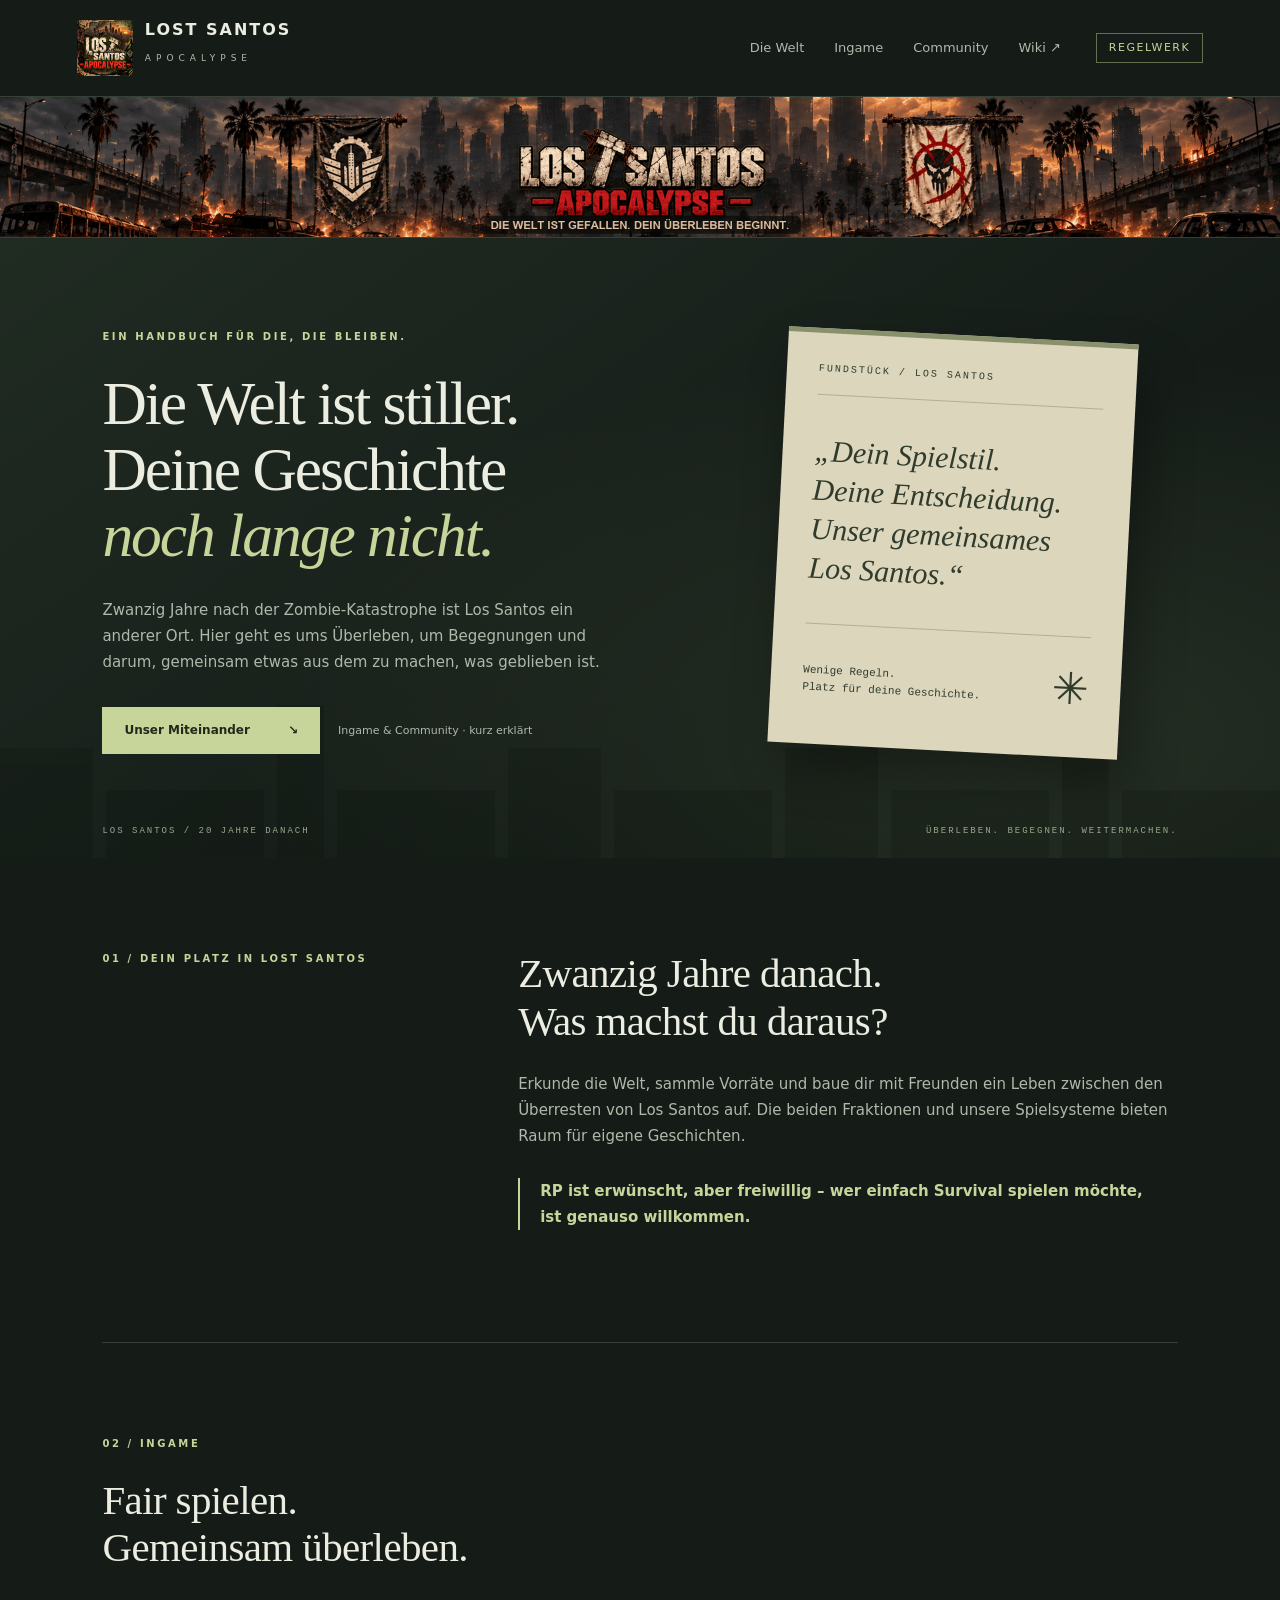
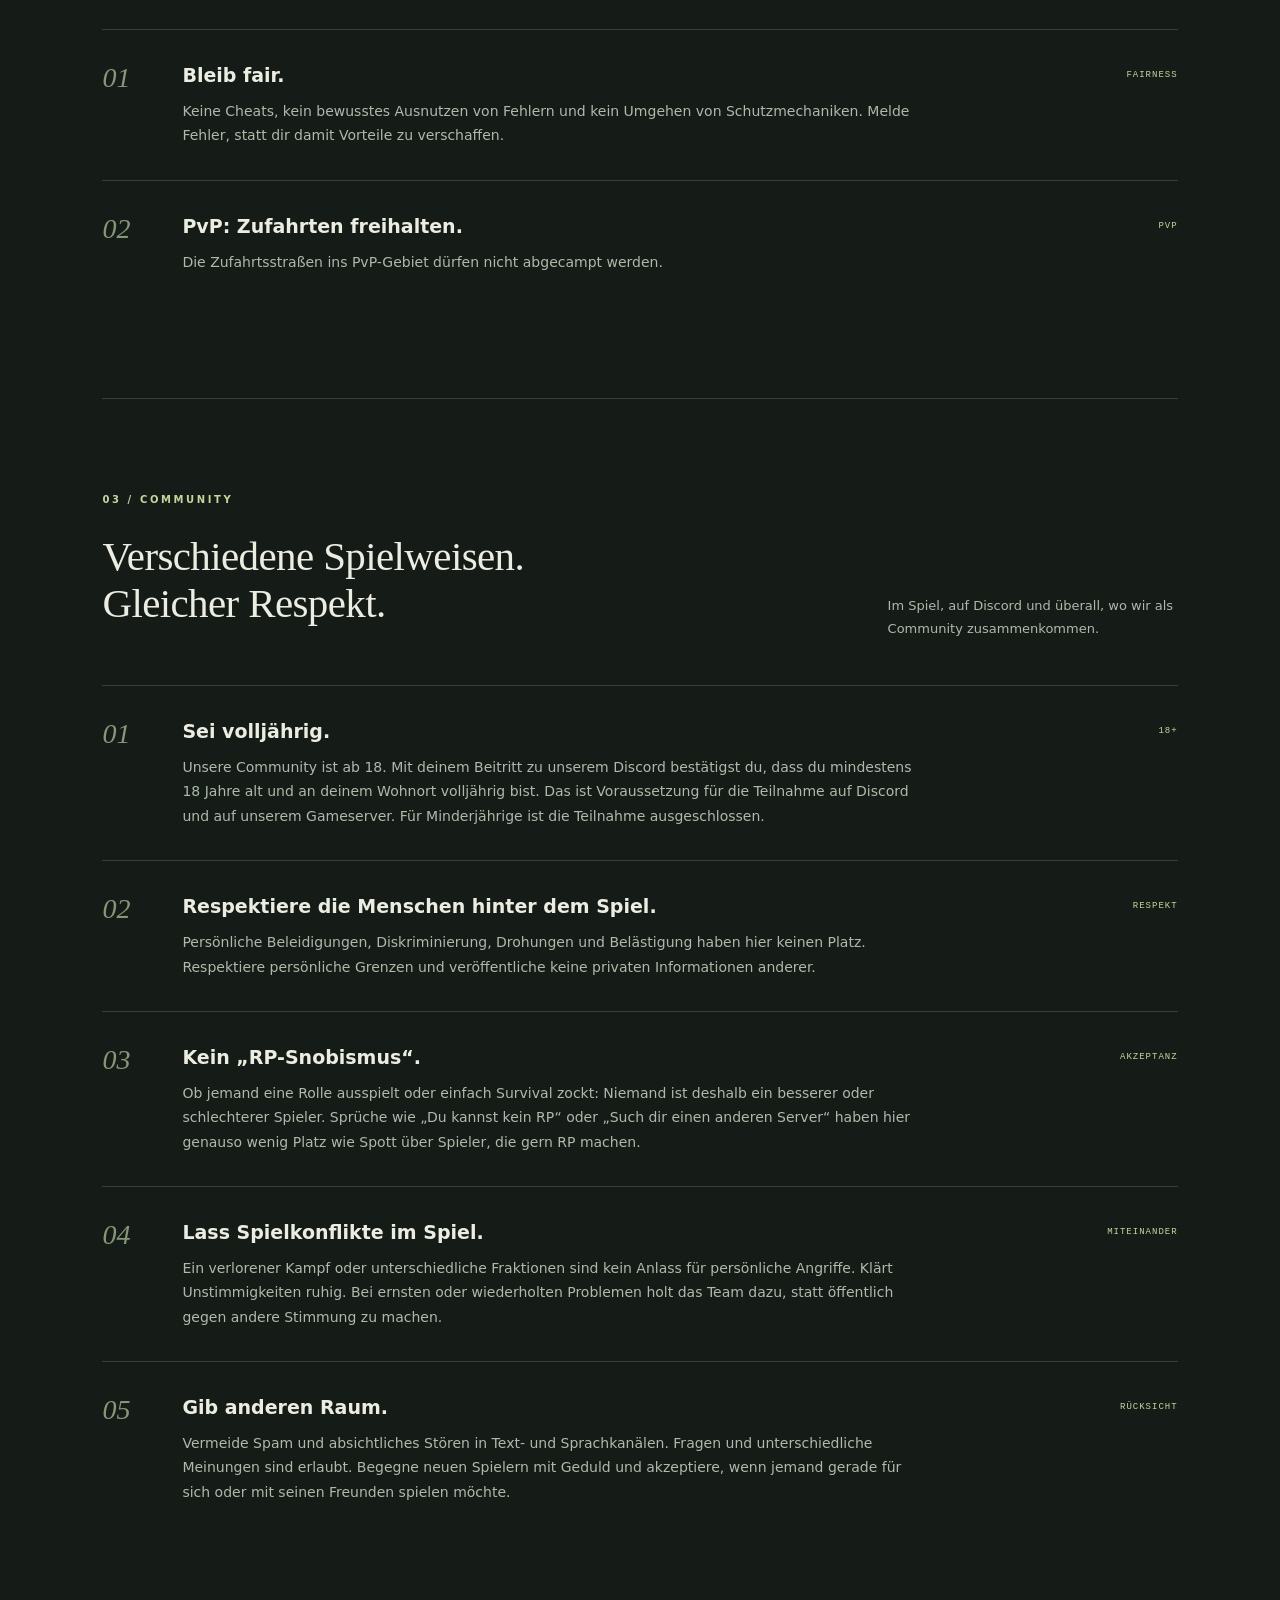
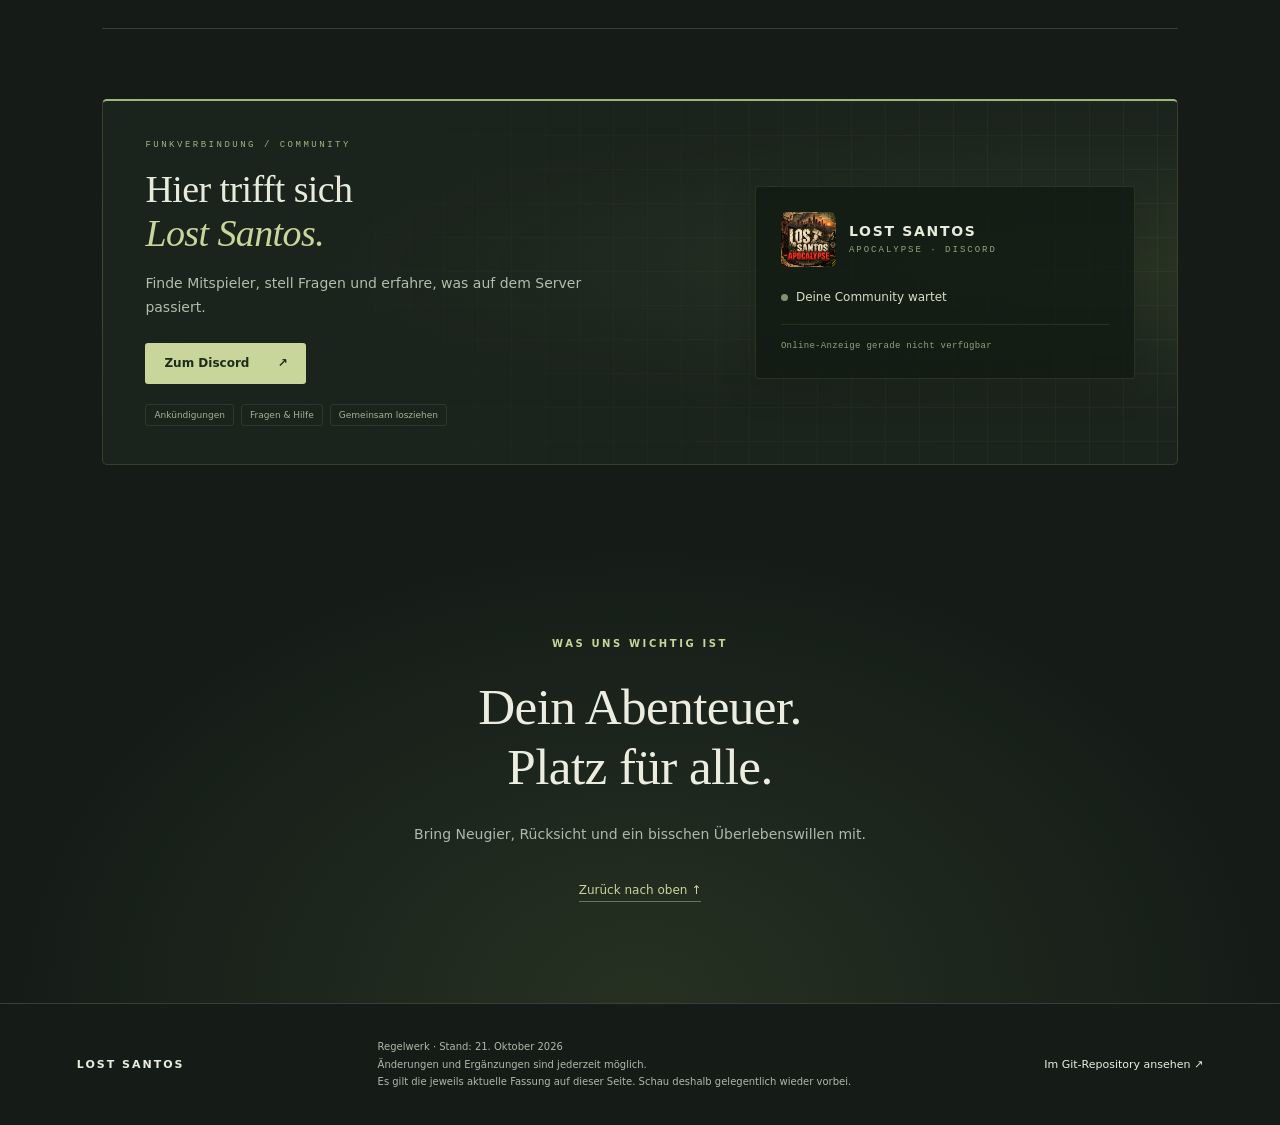
<file: website/regelwerk/index.html>
<!doctype html>
<html lang="de">
<head>
  <meta charset="utf-8">
  <meta name="viewport" content="width=device-width, initial-scale=1">
  <meta name="theme-color" content="#151c18">
  <meta property="og:title" content="Lost Santos Apocalypse · Regelwerk">
  <meta property="og:description" content="Dein Abenteuer. Dein Spielstil. Survival und freiwilliges RP – mit fairen Ingame- und Community-Regeln.">
  <meta property="og:type" content="website">
  <meta property="og:site_name" content="Lost Santos · Apocalypse">
  <meta property="og:url" content="https://boreal-code-forge.github.io/LosT---Apocalypse-Server/">
  <meta property="og:image" content="https://boreal-code-forge.github.io/LosT---Apocalypse-Server/assets/banners/regelwerk.png">
  <meta property="og:image:type" content="image/png">
  <meta property="og:image:width" content="2120">
  <meta property="og:image:height" content="742">
  <meta property="og:image:alt" content="Lost Santos – Regelwerk">
  <meta name="twitter:card" content="summary_large_image">
  <meta name="twitter:title" content="Lost Santos Apocalypse · Regelwerk">
  <meta name="twitter:description" content="Survival und freiwilliges RP. Dein Spielstil, unser gemeinsames Los Santos.">
  <meta name="twitter:image" content="https://boreal-code-forge.github.io/LosT---Apocalypse-Server/assets/banners/regelwerk.png">
  <meta name="twitter:image:alt" content="Lost Santos – Regelwerk">
  <meta name="description" content="Lost Santos – zwanzig Jahre nach der Katastrophe. Survival und freiwilliges RP. Ingame- und Community-Regeln für alle Spielweisen.">
  <link rel="icon" type="image/png" href="assets/logo.png">
  <title>Das kleine Regelwerk · Lost Santos</title>
  <link rel="stylesheet" href="style.css?v=banners-2">
<script id="discord:component-embed" type="application/json">{"component":{"accent_color":13096090,"components":[{"items":[{"media":{"url":"https://boreal-code-forge.github.io/LosT---Apocalypse-Server/assets/banners/regelwerk.png"},"description":"Lost Santos Apocalypse"}],"type":12},{"content":"## Lost Santos · Regelwerk\nSurvival, RP oder beides: Du entscheidest. Gemeinsam spielen, fair bleiben und andere Spielweisen respektieren.","type":10},{"components":[{"url":"https://boreal-code-forge.github.io/LosT---Apocalypse-Server/#ingame","style":5,"label":"Ingame-Regeln","type":2},{"url":"https://boreal-code-forge.github.io/LosT---Apocalypse-Server/#community","style":5,"label":"Community-Regeln","type":2}],"type":1}],"type":17}}</script>
  <script defer src="assets/ingame.js?v=2"></script>
<link rel="stylesheet" href="assets/discord-widget.css?v=1"><script defer src="assets/discord-widget.js?v=1"></script>
</head>
<body>
  <a class="skip" href="#leitlinien">Direkt zu den Ingame-Regeln</a>
  <header class="topbar">
    <a class="brand" href="#"><img class="brand-logo" src="assets/logo.png" width="96" height="96" alt=""> LOST SANTOS<span class="brand-sub">APOCALYPSE</span></a>
    <nav aria-label="Seitennavigation"><a href="#welt">Die Welt</a><a href="#ingame">Ingame</a><a href="#community">Community</a><a href="wiki/">Wiki ↗</a></nav>
    <span class="draft">Regelwerk</span>
  </header>
  <main>
    <div class="project-banner">
      <picture>
        <source media="(prefers-reduced-motion: reduce)" srcset="assets/banner.png">
        <img src="assets/banner.gif" width="1920" height="210" alt="Lost Santos Apocalypse – verlassene Skyline und Fraktionsbanner" fetchpriority="high">
      </picture>
    </div>
    <section class="hero" aria-labelledby="titel">
      <div class="hero-copy"><p class="eyebrow">EIN HANDBUCH FÜR DIE, DIE BLEIBEN.</p>
        <h1 id="titel">Die Welt ist stiller.<br>Deine Geschichte<br><em>noch lange nicht.</em></h1>
        <p class="intro">Zwanzig Jahre nach der Zombie-Katastrophe ist Los Santos ein anderer Ort. Hier geht es ums Überleben, um Begegnungen und darum, gemeinsam etwas aus dem zu machen, was geblieben ist.</p>
        <a class="button" href="#leitlinien">Unser Miteinander <span aria-hidden="true">↘</span></a><span class="reading">Ingame &amp; Community · kurz erklärt</span>
      </div>
      <aside class="field-note"><span class="note-meta">FUNDSTÜCK / LOS SANTOS</span><p>„Dein Spielstil.<br>Deine Entscheidung.<br>Unser gemeinsames Los Santos.“</p><div class="note-bottom">Wenige Regeln.<br>Platz für deine Geschichte.<span aria-hidden="true">✳</span></div></aside>
      <div class="horizon" aria-hidden="true"><i></i><i></i><i></i><i></i><i></i><i></i><i></i><i></i><i></i><i></i></div>
      <div class="hero-bottom"><span>LOS SANTOS / 20 JAHRE DANACH</span><span>ÜBERLEBEN. BEGEGNEN. WEITERMACHEN.</span></div>
    </section>
    <section class="world section" id="welt"><p class="eyebrow">01 / DEIN PLATZ IN LOST SANTOS</p><div><h2>Zwanzig Jahre danach.<br>Was machst du daraus?</h2><p>Erkunde die Welt, sammle Vorräte und baue dir mit Freunden ein Leben zwischen den Überresten von Los Santos auf. Die beiden Fraktionen und unsere Spielsysteme bieten Raum für eigene Geschichten.</p><p class="principle">RP ist erwünscht, aber freiwillig – wer einfach Survival spielen möchte, ist genauso willkommen.</p></div></section>
    <section class="rules section" id="leitlinien"><div class="section-heading" id="ingame"><div><p class="eyebrow">02 / INGAME</p><h2>Fair spielen.<br>Gemeinsam überleben.</h2></div></div>
      <div class="rule-list">
        <article><span class="number">01</span><div><h3>Bleib fair.</h3><p>Keine Cheats, kein bewusstes Ausnutzen von Fehlern und kein Umgehen von Schutzmechaniken. Melde Fehler, statt dir damit Vorteile zu verschaffen.</p></div><span class="rule-tag">FAIRNESS</span></article>
        <article><span class="number">02</span><div><h3>PvP: Zufahrten freihalten.</h3><p>Die Zufahrtsstraßen ins PvP-Gebiet dürfen nicht abgecampt werden.</p></div><span class="rule-tag">PVP</span></article>
      </div>
    </section>
    <section class="rules section" id="community"><div class="section-heading"><div><p class="eyebrow">03 / COMMUNITY</p><h2>Verschiedene Spielweisen.<br>Gleicher Respekt.</h2></div><p>Im Spiel, auf Discord und überall, wo wir als Community zusammenkommen.</p></div>
      <div class="rule-list">
        <article><span class="number">01</span><div><h3>Sei volljährig.</h3><p>Unsere Community ist ab 18. Mit deinem Beitritt zu unserem Discord bestätigst du, dass du mindestens 18 Jahre alt und an deinem Wohnort volljährig bist. Das ist Voraussetzung für die Teilnahme auf Discord und auf unserem Gameserver. Für Minderjährige ist die Teilnahme ausgeschlossen.</p></div><span class="rule-tag">18+</span></article>
        <article><span class="number">02</span><div><h3>Respektiere die Menschen hinter dem Spiel.</h3><p>Persönliche Beleidigungen, Diskriminierung, Drohungen und Belästigung haben hier keinen Platz. Respektiere persönliche Grenzen und veröffentliche keine privaten Informationen anderer.</p></div><span class="rule-tag">RESPEKT</span></article>
        <article><span class="number">03</span><div><h3>Kein „RP-Snobismus“.</h3><p>Ob jemand eine Rolle ausspielt oder einfach Survival zockt: Niemand ist deshalb ein besserer oder schlechterer Spieler. Sprüche wie „Du kannst kein RP“ oder „Such dir einen anderen Server“ haben hier genauso wenig Platz wie Spott über Spieler, die gern RP machen.</p></div><span class="rule-tag">AKZEPTANZ</span></article>
        <article><span class="number">04</span><div><h3>Lass Spielkonflikte im Spiel.</h3><p>Ein verlorener Kampf oder unterschiedliche Fraktionen sind kein Anlass für persönliche Angriffe. Klärt Unstimmigkeiten ruhig. Bei ernsten oder wiederholten Problemen holt das Team dazu, statt öffentlich gegen andere Stimmung zu machen.</p></div><span class="rule-tag">MITEINANDER</span></article>
        <article><span class="number">05</span><div><h3>Gib anderen Raum.</h3><p>Vermeide Spam und absichtliches Stören in Text- und Sprachkanälen. Fragen und unterschiedliche Meinungen sind erlaubt. Begegne neuen Spielern mit Geduld und akzeptiere, wenn jemand gerade für sich oder mit seinen Freunden spielen möchte.</p></div><span class="rule-tag">RÜCKSICHT</span></article>
      </div>
    </section>
    <section id="discord" class="ls-discord" data-discord-community aria-label="Lost Santos auf Discord"><div><p class="dc-kicker">FUNKVERBINDUNG / COMMUNITY</p><h2>Hier trifft sich<br><em>Lost Santos.</em></h2><p class="dc-copy">Finde Mitspieler, stell Fragen und erfahre, was auf dem Server passiert.</p><a class="dc-join" data-discord-join href="https://discord.com/invite/GADMFEZS" target="_blank" rel="noopener noreferrer">Zum Discord <span aria-hidden="true">↗</span></a><div class="dc-tags"><span>Ankündigungen</span><span>Fragen &amp; Hilfe</span><span>Gemeinsam losziehen</span></div></div><div class="dc-panel"><div class="dc-identity"><img class="dc-logo" src="assets/logo.png" width="55" height="55" alt="" loading="lazy"><div><strong>LOST SANTOS</strong><small>APOCALYPSE · DISCORD</small></div></div><div class="dc-presence"><span class="dc-dot" aria-hidden="true"></span><span data-discord-count role="status">Deine Community wartet</span></div><div class="dc-avatars" data-discord-avatars aria-hidden="true"></div><small class="dc-updated" data-discord-updated>Online-Anzeige wird geladen …</small></div></section>
    <section class="closing"><p class="eyebrow">WAS UNS WICHTIG IST</p><h2>Dein Abenteuer.<br>Platz für alle.</h2><p>Bring Neugier, Rücksicht und ein bisschen Überlebenswillen mit.</p><a href="#titel">Zurück nach oben ↑</a></section>
  </main>
  <footer><a class="footer-brand" href="#">LOST SANTOS</a><p>Regelwerk · Stand: 21. Oktober 2026<br>Änderungen und Ergänzungen sind jederzeit möglich.<br>Es gilt die jeweils aktuelle Fassung auf dieser Seite. Schau deshalb gelegentlich wieder vorbei.</p><a href="https://github.com/Boreal-Code-Forge/LosT---Apocalypse-Server/tree/main/website/regelwerk">Im Git-Repository ansehen ↗</a></footer>
</body>
</html>
</file>
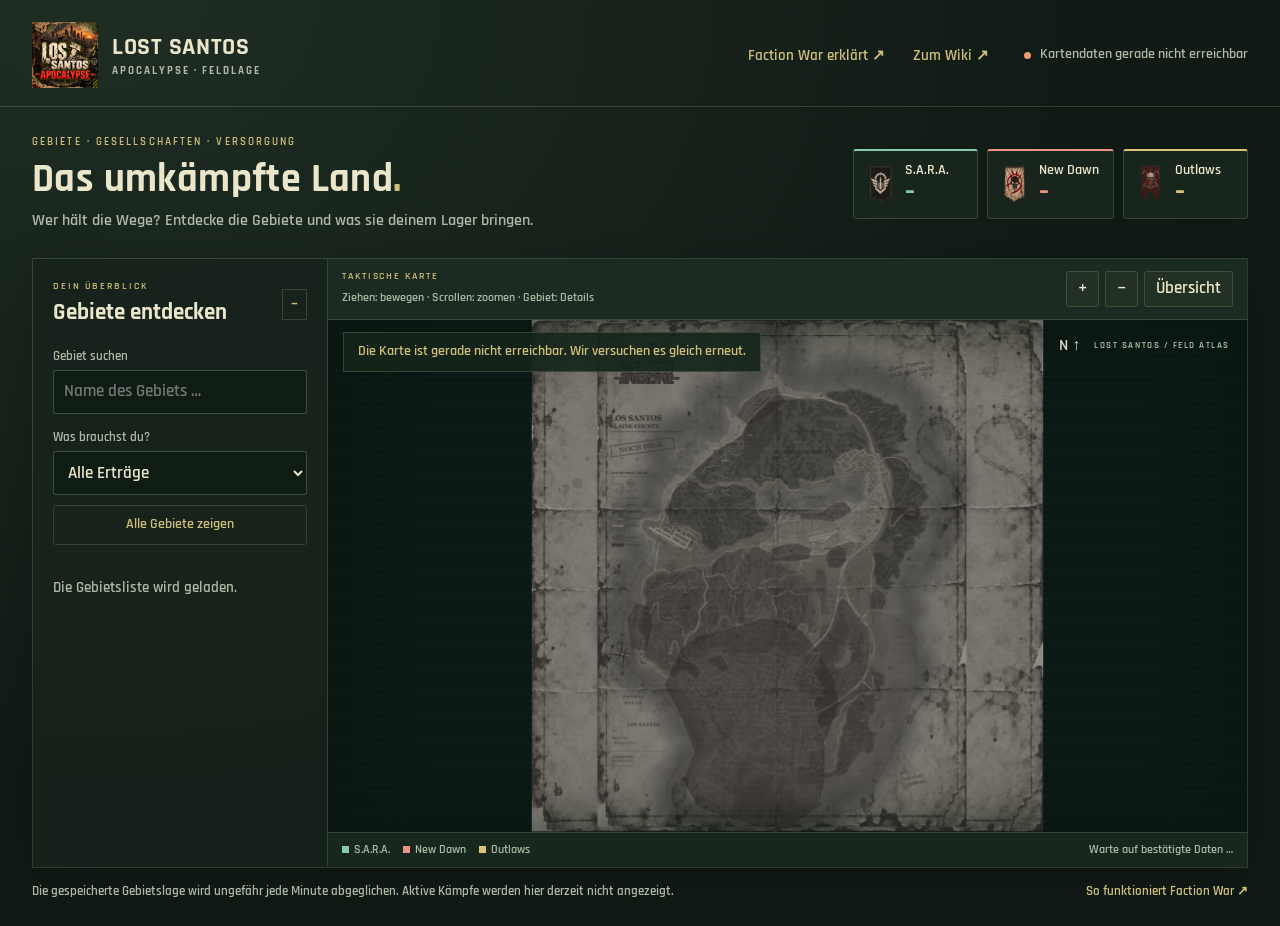
<file: website/regelwerk/lage/index.html>
<!doctype html>
<html lang="de"><head><meta charset="utf-8"><meta name="viewport" content="width=device-width,initial-scale=1"><meta name="theme-color" content="#101b16"><meta name="description" content="Wer hält welches Gebiet? Die aktuelle Faction-War-Lage von Lost Santos mit Gebieten, Erträgen und Schutzzeiten."><meta property="og:title" content="Lost Santos · Das umkämpfte Land"><meta property="og:description" content="Die aktuelle Gebietslage. Zoomen, entdecken und deinen nächsten Weg planen."><meta property="og:image" content="https://boreal-code-forge.github.io/LosT---Apocalypse-Server/assets/banners/wiki.png"><meta property="og:url" content="https://boreal-code-forge.github.io/LosT---Apocalypse-Server/lage/"><meta name="twitter:card" content="summary_large_image"><meta http-equiv="Content-Security-Policy" content="default-src 'self'; script-src 'self'; style-src 'self' 'unsafe-inline'; img-src 'self'; font-src 'self'; connect-src 'self' https://146.19.191.108; base-uri 'self'; object-src 'none'"><title>Das umkämpfte Land · Lost Santos</title><link rel="icon" href="../assets/logo.png"><link rel="stylesheet" href="karte.css?v=1"><script defer src="karte.js?v=1"></script><script defer src="../assets/ingame.js?v=2"></script></head>
<body><a class="skip" href="#karte">Zur Karte</a><header class="top"><a class="brand" href="../wiki/"><img src="../assets/logo.png" alt="Lost Santos" width="66" height="66"><span>LOST SANTOS<small>APOCALYPSE · FELDLAGE</small></span></a><nav aria-label="Website"><a href="../wiki/gebiete/">Faction War erklärt ↗</a><a href="../wiki/">Zum Wiki ↗</a></nav><div id="connection" class="connection" role="status"><i></i><span>Verbindung wird aufgebaut</span></div></header>
<section class="intro"><div><p class="eyebrow">GEBIETE · GESELLSCHAFTEN · VERSORGUNG</p><h1>Das umkämpfte Land<span>.</span></h1><p class="subtitle">Wer hält die Wege? Entdecke die Gebiete und was sie deinem Lager bringen.</p></div><div class="totals" aria-label="Gebietsbesitz"><button data-side="sara" class="sara" aria-pressed="false"><img src="assets/sara.png" alt=""><span>S.A.R.A.<strong data-total="sara">–</strong></span></button><button data-side="new_dawn" class="new_dawn" aria-pressed="false"><img src="assets/new_dawn.png" alt=""><span>New Dawn<strong data-total="new_dawn">–</strong></span></button><button data-side="outlaws" class="outlaws" aria-pressed="false"><img src="assets/outlaws.png" alt=""><span>Outlaws<strong data-total="outlaws">–</strong></span></button></div></section>
<main class="layout"><aside class="sidebar" aria-label="Gebiete finden"><div class="panel-heading"><div><p class="eyebrow">DEIN ÜBERBLICK</p><h2>Gebiete entdecken</h2></div><span id="result-count">–</span></div><label for="search">Gebiet suchen</label><input id="search" type="search" maxlength="80" placeholder="Name des Gebiets …" autocomplete="off"><div class="filter-line"><label for="resource">Was brauchst du?</label><select id="resource"><option value="">Alle Erträge</option><option value="food">Nahrung</option><option value="medicine">Medizin</option><option value="arms">Waffen &amp; Munition</option><option value="materials">Baustoffe</option><option value="fuel">Kraftstoff</option><option value="parts">Fahrzeugersatzteile</option><option value="clothing">Kleidung</option><option value="morale">Moral</option></select></div><button id="clear" class="subtle">Alle Gebiete zeigen</button><div id="area-list" class="area-list"><p class="empty">Die Gebietsliste wird geladen.</p></div></aside>
<section class="workspace"><div class="map-toolbar"><div><span class="eyebrow">TAKTISCHE KARTE</span><span class="map-hint">Ziehen: bewegen · Scrollen: zoomen · Gebiet: Details</span></div><div class="map-actions"><button id="list-toggle" aria-expanded="false">Gebietsliste</button><button id="zoom-in" aria-label="Karte vergrößern">+</button><button id="zoom-out" aria-label="Karte verkleinern">−</button><button id="fit">Übersicht</button></div></div><div id="map-stage" class="map-stage"><svg id="karte" viewBox="0 0 8192 8192" tabindex="0" role="group" aria-label="Interaktive Gebietskarte. Plus und Minus zoomen; Pfeiltasten bewegen die Ansicht."><image id="map-image" href="assets/map.jpg" width="8192" height="8192"/><g id="arena-layer" aria-hidden="true"></g><g id="area-layer"></g></svg><div class="map-shade"></div><div id="map-message" role="status">Die Lagekarte wird geladen …</div><div id="tooltip" class="tooltip" hidden><div id="hover-crest" class="crest"></div><div><small id="hover-owner"></small><strong id="hover-name"></strong><span id="hover-yield"></span><span id="hover-cooldown"></span></div></div><div class="map-corner"><span>N ↑</span><small>LOST SANTOS / FELD ATLAS</small></div><article id="details" class="details" hidden aria-live="polite"><button id="close-details" aria-label="Gebietsdetails schließen">×</button><p class="eyebrow" id="detail-owner"></p><h2 id="detail-name"></h2><div class="detail-values"><div><small>GEBIETSERTRAG</small><strong id="detail-yield"></strong></div><div><small>ANGRIFFSPAUSE</small><strong id="detail-cooldown"></strong></div></div><p id="detail-note"></p></article></div><footer class="map-footer"><span><i class="sara"></i>S.A.R.A. <i class="new_dawn"></i>New Dawn <i class="outlaws"></i>Outlaws</span><span id="updated">Warte auf bestätigte Daten …</span></footer></section></main>
<footer class="page-footer"><p>Die gespeicherte Gebietslage wird ungefähr jede Minute abgeglichen. Aktive Kämpfe werden hier derzeit nicht angezeigt.</p><a href="../wiki/gebiete/">So funktioniert Faction War ↗</a></footer><!--SNAPSHOT_DATA--></body></html>
</file>
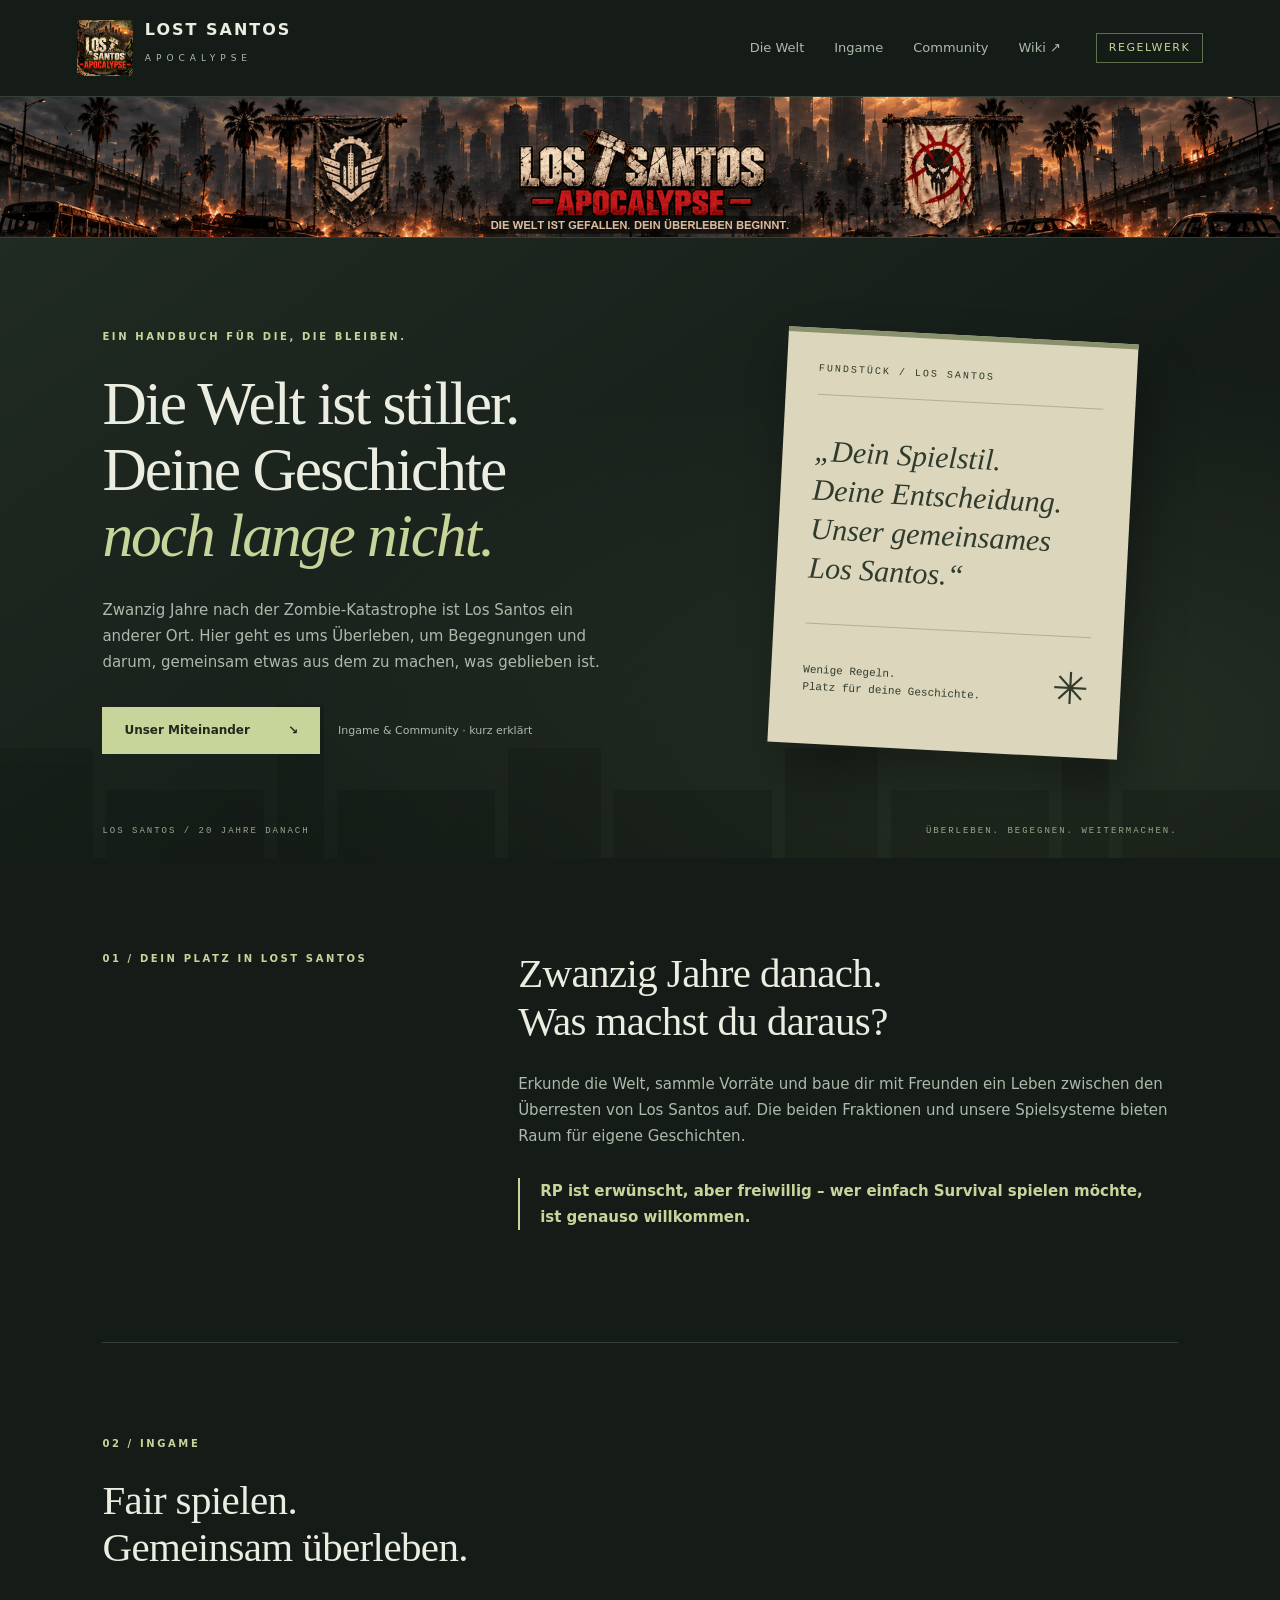
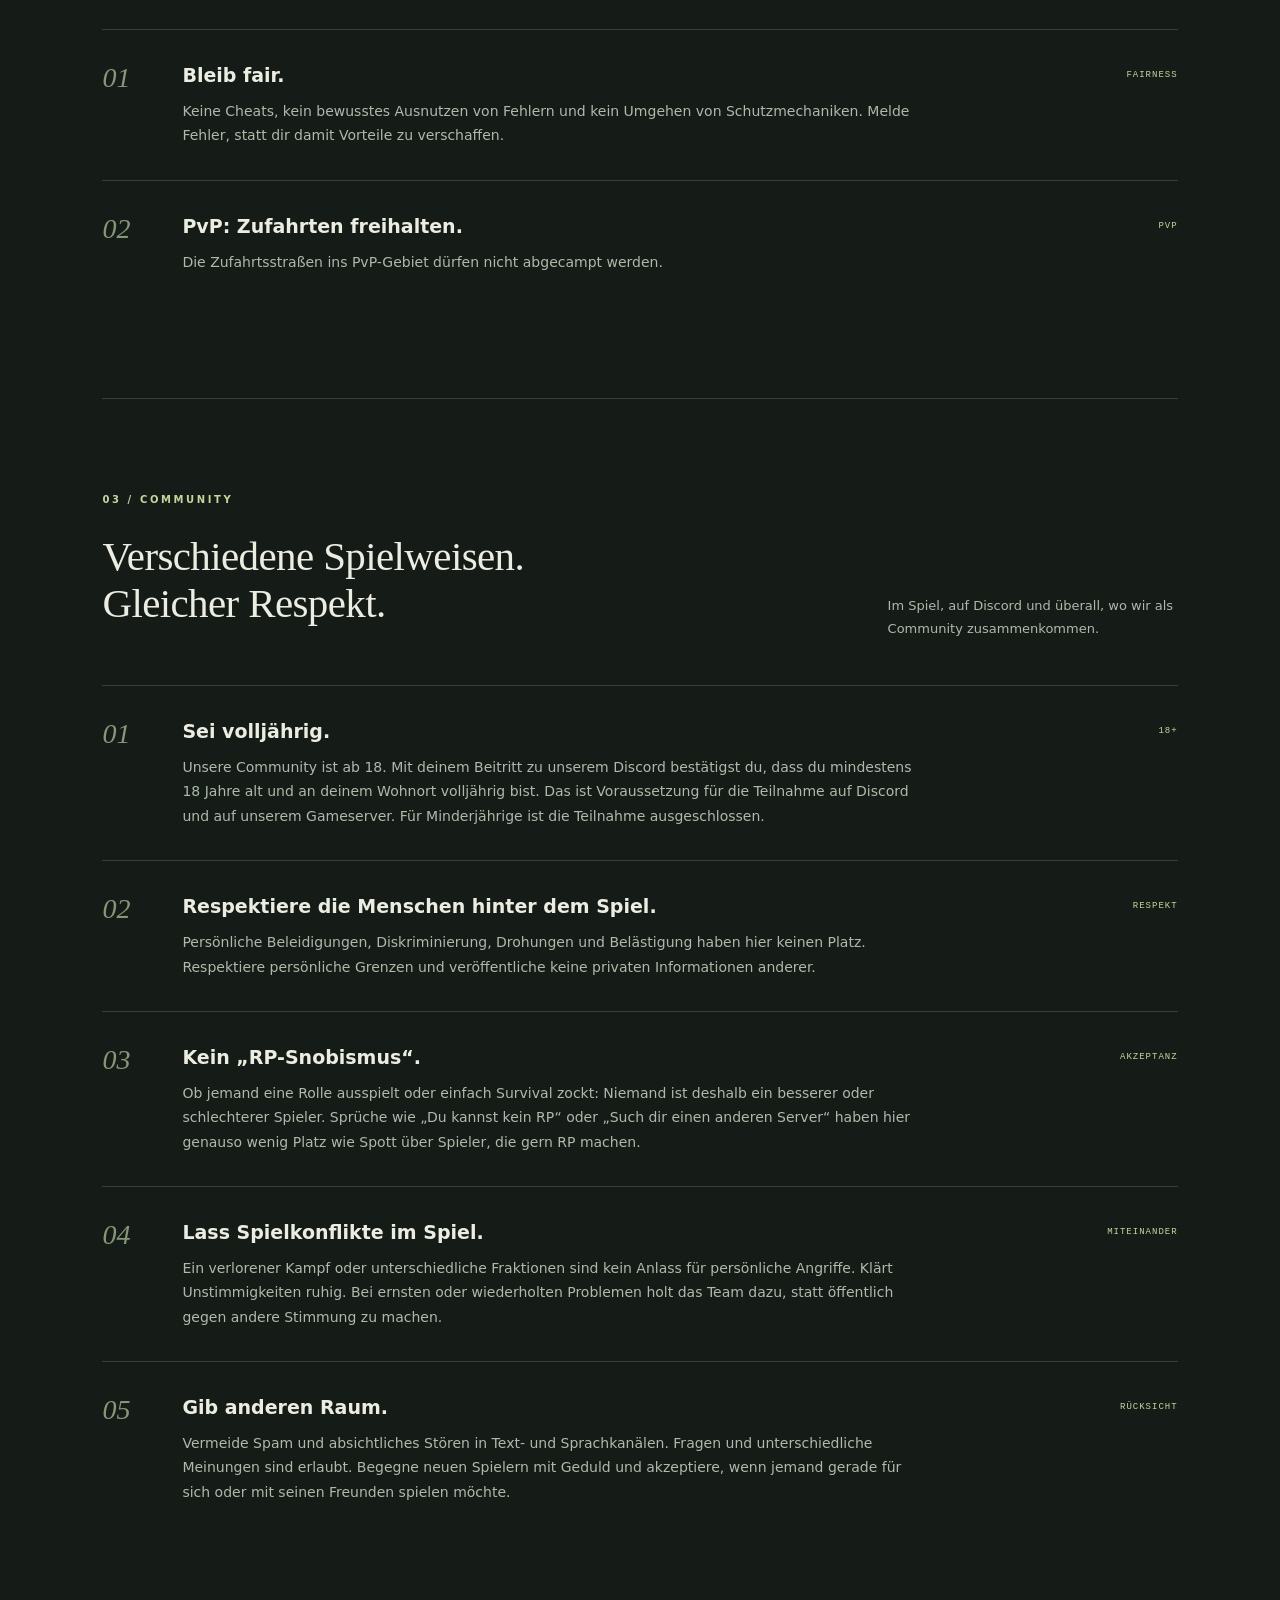
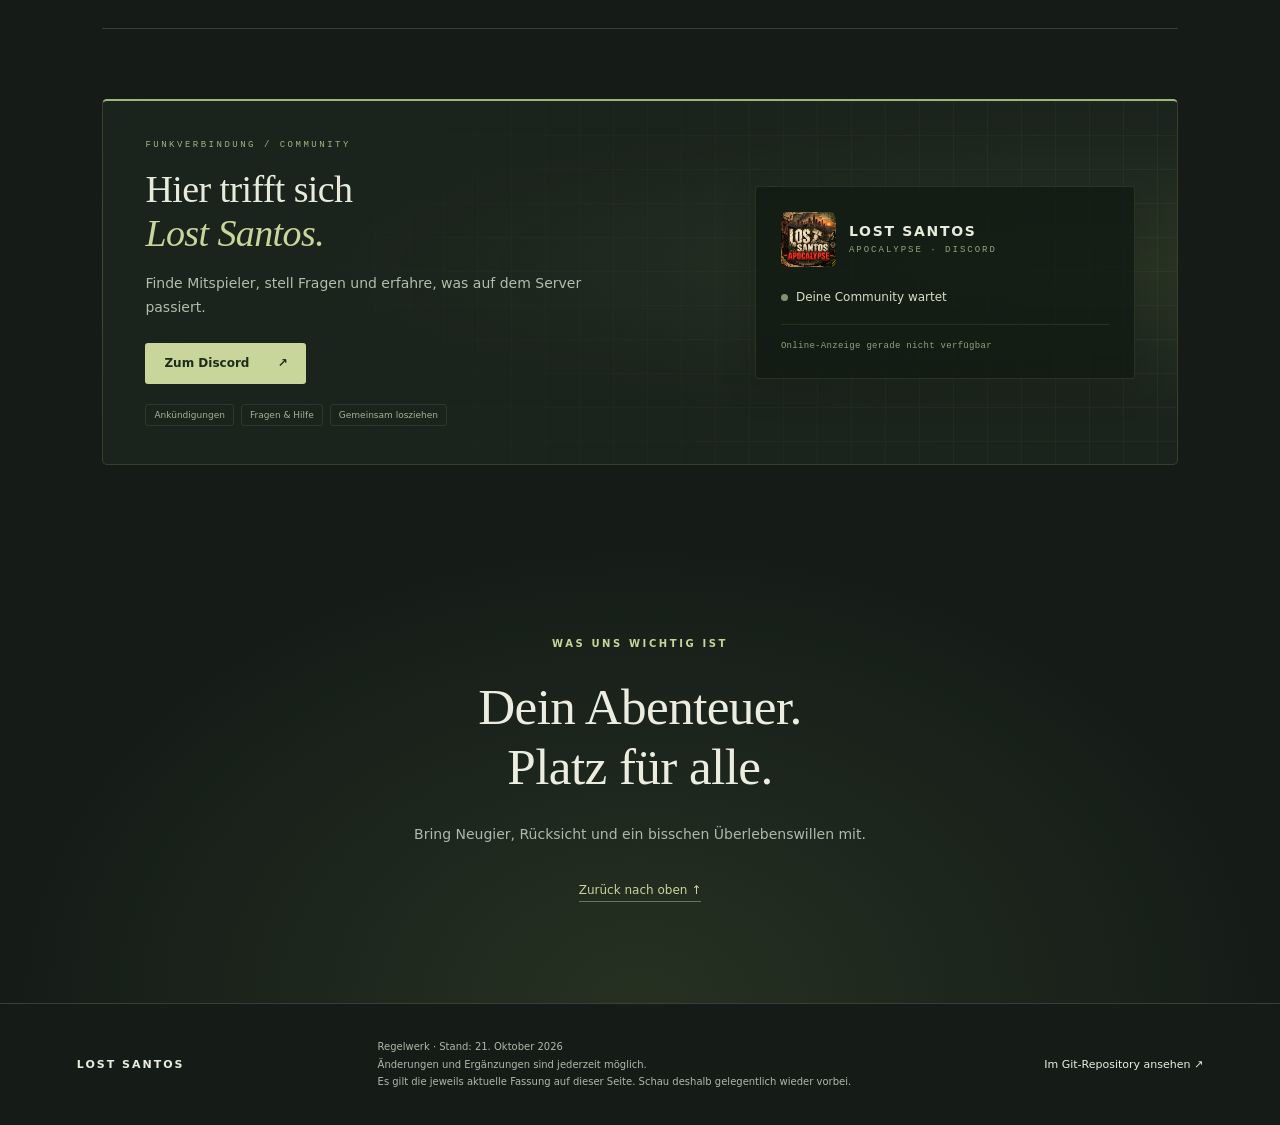
<file: website/regelwerk/regelwerk.html>
<!doctype html>
<html lang="de">
<head>
  <meta charset="utf-8">
  <meta name="viewport" content="width=device-width, initial-scale=1">
  <meta name="theme-color" content="#151c18">
  <meta property="og:title" content="Lost Santos Apocalypse · Regelwerk">
  <meta property="og:description" content="Dein Abenteuer. Dein Spielstil. Survival und freiwilliges RP – mit fairen Ingame- und Community-Regeln.">
  <meta property="og:type" content="website">
  <meta property="og:site_name" content="Lost Santos · Apocalypse">
  <meta property="og:url" content="https://boreal-code-forge.github.io/LosT---Apocalypse-Server/regelwerk.html">
  <meta property="og:image" content="https://boreal-code-forge.github.io/LosT---Apocalypse-Server/assets/banners/regelwerk.png">
  <meta property="og:image:type" content="image/png">
  <meta property="og:image:width" content="2120">
  <meta property="og:image:height" content="742">
  <meta property="og:image:alt" content="Lost Santos – Regelwerk">
  <meta name="twitter:card" content="summary_large_image">
  <meta name="twitter:title" content="Lost Santos Apocalypse · Regelwerk">
  <meta name="twitter:description" content="Survival und freiwilliges RP. Dein Spielstil, unser gemeinsames Los Santos.">
  <meta name="twitter:image" content="https://boreal-code-forge.github.io/LosT---Apocalypse-Server/assets/banners/regelwerk.png">
  <meta name="twitter:image:alt" content="Lost Santos – Regelwerk">
  <meta name="description" content="Lost Santos – zwanzig Jahre nach der Katastrophe. Survival und freiwilliges RP. Ingame- und Community-Regeln für alle Spielweisen.">
  <link rel="icon" type="image/png" href="assets/logo.png">
  <title>Das kleine Regelwerk · Lost Santos</title>
  <link rel="stylesheet" href="style.css?v=banners-2">
<script id="discord:component-embed" type="application/json">{"component":{"accent_color":13096090,"components":[{"items":[{"media":{"url":"https://boreal-code-forge.github.io/LosT---Apocalypse-Server/assets/banners/regelwerk.png"},"description":"Lost Santos Apocalypse"}],"type":12},{"content":"## Lost Santos · Regelwerk\nSurvival, RP oder beides: Du entscheidest. Gemeinsam spielen, fair bleiben und andere Spielweisen respektieren.","type":10},{"components":[{"url":"https://boreal-code-forge.github.io/LosT---Apocalypse-Server/#ingame","style":5,"label":"Ingame-Regeln","type":2},{"url":"https://boreal-code-forge.github.io/LosT---Apocalypse-Server/#community","style":5,"label":"Community-Regeln","type":2}],"type":1}],"type":17}}</script>
  <script defer src="assets/ingame.js?v=2"></script>
<link rel="stylesheet" href="assets/discord-widget.css?v=1"><script defer src="assets/discord-widget.js?v=1"></script>
</head>
<body>
  <a class="skip" href="#leitlinien">Direkt zu den Ingame-Regeln</a>
  <header class="topbar">
    <a class="brand" href="#"><img class="brand-logo" src="assets/logo.png" width="96" height="96" alt=""> LOST SANTOS<span class="brand-sub">APOCALYPSE</span></a>
    <nav aria-label="Seitennavigation"><a href="#welt">Die Welt</a><a href="#ingame">Ingame</a><a href="#community">Community</a><a href="wiki/">Wiki ↗</a></nav>
    <span class="draft">Regelwerk</span>
  </header>
  <main>
    <div class="project-banner">
      <picture>
        <source media="(prefers-reduced-motion: reduce)" srcset="assets/banner.png">
        <img src="assets/banner.gif" width="1920" height="210" alt="Lost Santos Apocalypse – verlassene Skyline und Fraktionsbanner" fetchpriority="high">
      </picture>
    </div>
    <section class="hero" aria-labelledby="titel">
      <div class="hero-copy"><p class="eyebrow">EIN HANDBUCH FÜR DIE, DIE BLEIBEN.</p>
        <h1 id="titel">Die Welt ist stiller.<br>Deine Geschichte<br><em>noch lange nicht.</em></h1>
        <p class="intro">Zwanzig Jahre nach der Zombie-Katastrophe ist Los Santos ein anderer Ort. Hier geht es ums Überleben, um Begegnungen und darum, gemeinsam etwas aus dem zu machen, was geblieben ist.</p>
        <a class="button" href="#leitlinien">Unser Miteinander <span aria-hidden="true">↘</span></a><span class="reading">Ingame &amp; Community · kurz erklärt</span>
      </div>
      <aside class="field-note"><span class="note-meta">FUNDSTÜCK / LOS SANTOS</span><p>„Dein Spielstil.<br>Deine Entscheidung.<br>Unser gemeinsames Los Santos.“</p><div class="note-bottom">Wenige Regeln.<br>Platz für deine Geschichte.<span aria-hidden="true">✳</span></div></aside>
      <div class="horizon" aria-hidden="true"><i></i><i></i><i></i><i></i><i></i><i></i><i></i><i></i><i></i><i></i></div>
      <div class="hero-bottom"><span>LOS SANTOS / 20 JAHRE DANACH</span><span>ÜBERLEBEN. BEGEGNEN. WEITERMACHEN.</span></div>
    </section>
    <section class="world section" id="welt"><p class="eyebrow">01 / DEIN PLATZ IN LOST SANTOS</p><div><h2>Zwanzig Jahre danach.<br>Was machst du daraus?</h2><p>Erkunde die Welt, sammle Vorräte und baue dir mit Freunden ein Leben zwischen den Überresten von Los Santos auf. Die beiden Fraktionen und unsere Spielsysteme bieten Raum für eigene Geschichten.</p><p class="principle">RP ist erwünscht, aber freiwillig – wer einfach Survival spielen möchte, ist genauso willkommen.</p></div></section>
    <section class="rules section" id="leitlinien"><div class="section-heading" id="ingame"><div><p class="eyebrow">02 / INGAME</p><h2>Fair spielen.<br>Gemeinsam überleben.</h2></div></div>
      <div class="rule-list">
        <article><span class="number">01</span><div><h3>Bleib fair.</h3><p>Keine Cheats, kein bewusstes Ausnutzen von Fehlern und kein Umgehen von Schutzmechaniken. Melde Fehler, statt dir damit Vorteile zu verschaffen.</p></div><span class="rule-tag">FAIRNESS</span></article>
        <article><span class="number">02</span><div><h3>PvP: Zufahrten freihalten.</h3><p>Die Zufahrtsstraßen ins PvP-Gebiet dürfen nicht abgecampt werden.</p></div><span class="rule-tag">PVP</span></article>
      </div>
    </section>
    <section class="rules section" id="community"><div class="section-heading"><div><p class="eyebrow">03 / COMMUNITY</p><h2>Verschiedene Spielweisen.<br>Gleicher Respekt.</h2></div><p>Im Spiel, auf Discord und überall, wo wir als Community zusammenkommen.</p></div>
      <div class="rule-list">
        <article><span class="number">01</span><div><h3>Sei volljährig.</h3><p>Unsere Community ist ab 18. Mit deinem Beitritt zu unserem Discord bestätigst du, dass du mindestens 18 Jahre alt und an deinem Wohnort volljährig bist. Das ist Voraussetzung für die Teilnahme auf Discord und auf unserem Gameserver. Für Minderjährige ist die Teilnahme ausgeschlossen.</p></div><span class="rule-tag">18+</span></article>
        <article><span class="number">02</span><div><h3>Respektiere die Menschen hinter dem Spiel.</h3><p>Persönliche Beleidigungen, Diskriminierung, Drohungen und Belästigung haben hier keinen Platz. Respektiere persönliche Grenzen und veröffentliche keine privaten Informationen anderer.</p></div><span class="rule-tag">RESPEKT</span></article>
        <article><span class="number">03</span><div><h3>Kein „RP-Snobismus“.</h3><p>Ob jemand eine Rolle ausspielt oder einfach Survival zockt: Niemand ist deshalb ein besserer oder schlechterer Spieler. Sprüche wie „Du kannst kein RP“ oder „Such dir einen anderen Server“ haben hier genauso wenig Platz wie Spott über Spieler, die gern RP machen.</p></div><span class="rule-tag">AKZEPTANZ</span></article>
        <article><span class="number">04</span><div><h3>Lass Spielkonflikte im Spiel.</h3><p>Ein verlorener Kampf oder unterschiedliche Fraktionen sind kein Anlass für persönliche Angriffe. Klärt Unstimmigkeiten ruhig. Bei ernsten oder wiederholten Problemen holt das Team dazu, statt öffentlich gegen andere Stimmung zu machen.</p></div><span class="rule-tag">MITEINANDER</span></article>
        <article><span class="number">05</span><div><h3>Gib anderen Raum.</h3><p>Vermeide Spam und absichtliches Stören in Text- und Sprachkanälen. Fragen und unterschiedliche Meinungen sind erlaubt. Begegne neuen Spielern mit Geduld und akzeptiere, wenn jemand gerade für sich oder mit seinen Freunden spielen möchte.</p></div><span class="rule-tag">RÜCKSICHT</span></article>
      </div>
    </section>
    <section id="discord" class="ls-discord" data-discord-community aria-label="Lost Santos auf Discord"><div><p class="dc-kicker">FUNKVERBINDUNG / COMMUNITY</p><h2>Hier trifft sich<br><em>Lost Santos.</em></h2><p class="dc-copy">Finde Mitspieler, stell Fragen und erfahre, was auf dem Server passiert.</p><a class="dc-join" data-discord-join href="https://discord.com/invite/GADMFEZS" target="_blank" rel="noopener noreferrer">Zum Discord <span aria-hidden="true">↗</span></a><div class="dc-tags"><span>Ankündigungen</span><span>Fragen &amp; Hilfe</span><span>Gemeinsam losziehen</span></div></div><div class="dc-panel"><div class="dc-identity"><img class="dc-logo" src="assets/logo.png" width="55" height="55" alt="" loading="lazy"><div><strong>LOST SANTOS</strong><small>APOCALYPSE · DISCORD</small></div></div><div class="dc-presence"><span class="dc-dot" aria-hidden="true"></span><span data-discord-count role="status">Deine Community wartet</span></div><div class="dc-avatars" data-discord-avatars aria-hidden="true"></div><small class="dc-updated" data-discord-updated>Online-Anzeige wird geladen …</small></div></section>
    <section class="closing"><p class="eyebrow">WAS UNS WICHTIG IST</p><h2>Dein Abenteuer.<br>Platz für alle.</h2><p>Bring Neugier, Rücksicht und ein bisschen Überlebenswillen mit.</p><a href="#titel">Zurück nach oben ↑</a></section>
  </main>
  <footer><a class="footer-brand" href="#">LOST SANTOS</a><p>Regelwerk · Stand: 21. Oktober 2026<br>Änderungen und Ergänzungen sind jederzeit möglich.<br>Es gilt die jeweils aktuelle Fassung auf dieser Seite. Schau deshalb gelegentlich wieder vorbei.</p><a href="https://github.com/Boreal-Code-Forge/LosT---Apocalypse-Server/tree/main/website/regelwerk">Im Git-Repository ansehen ↗</a></footer>
</body>
</html>
</file>
<file: website/regelwerk/style.css>
:root{color-scheme:dark;--bg:#151c18;--ink:#ecede1;--muted:#aeb9aa;--line:#354137;--accent:#c7d49a;--paper:#dcd6bd}
*{box-sizing:border-box}html{scroll-behavior:smooth;scroll-padding-top:90px}body{margin:0;background:var(--bg);color:var(--ink);font:16px/1.75 system-ui,-apple-system,"Segoe UI",sans-serif}a{color:inherit;text-decoration:none}a:focus-visible{outline:3px solid var(--accent);outline-offset:6px}.skip{position:absolute;left:20px;top:-100px;background:var(--paper);color:var(--bg);padding:12px;z-index:20}.skip:focus{top:10px}.topbar{min-height:96px;padding:20px 6%;display:flex;align-items:center;gap:35px;border-bottom:1px solid var(--line)}.brand{font-weight:850;letter-spacing:2px;display:grid;grid-template-columns:44px auto;column-gap:12px;line-height:1.3}.brand-mark{grid-row:span 2;border:1px solid var(--accent);display:grid;place-items:center;color:var(--accent);font-size:16px}.brand-sub{font-size:9px;font-weight:500;letter-spacing:5px;color:var(--muted)}nav{display:flex;gap:30px;margin-left:auto;font-size:13px;color:var(--muted)}nav a:hover,footer a:hover{color:var(--accent)}.draft{border:1px solid #61704d;color:var(--accent);padding:4px 12px;font-size:11px;text-transform:uppercase;letter-spacing:1.5px}.hero{position:relative;overflow:hidden;min-height:710px;padding:82px 8% 74px;display:grid;grid-template-columns:1.5fr 1fr;gap:7%;align-items:center;background:radial-gradient(ellipse at 80% 80%,#45563a55,transparent 55%),linear-gradient(145deg,#202b22,#151c18 65%)}.hero-copy,.field-note{position:relative;z-index:2}.eyebrow{font-size:10px;font-weight:750;letter-spacing:2.6px;color:var(--accent);margin:0 0 24px}h1,h2,h3,p{margin-top:0}h1{font:clamp(42px,4.8vw,76px)/1.08 Georgia,serif;letter-spacing:-2px;margin-bottom:28px}h1 em{color:var(--accent);font-weight:400}.intro{max-width:520px;color:var(--muted);font-size:15px}.button{display:inline-flex;gap:38px;align-items:center;background:var(--accent);color:#20291b;padding:13px 22px;font-size:12px;font-weight:750;margin-top:16px}.button:hover{background:#e2eabf}.reading{display:inline-block;color:var(--muted);font-size:11px;margin:18px}.field-note{background:var(--paper);color:#303b2c;max-width:350px;padding:30px 32px;transform:rotate(3deg);box-shadow:12px 24px 50px #0005;border-top:5px solid #89916c}.note-meta{font:10px monospace;letter-spacing:2px;border-bottom:1px solid #89916c88;display:block;padding-bottom:20px}.field-note>p{font:italic 30px/1.3 Georgia,serif;margin:36px 0}.note-bottom{display:flex;justify-content:space-between;align-items:center;font:11px/1.6 monospace;border-top:1px solid #89916c88;padding-top:20px}.note-bottom span{font-size:44px}.hero-bottom{position:absolute;bottom:22px;left:8%;right:8%;display:flex;justify-content:space-between;font:9px monospace;letter-spacing:2px;color:#99a88b}.horizon{position:absolute;bottom:0;left:0;width:100%;height:170px;display:flex;align-items:end;gap:1%;opacity:.18;pointer-events:none}.horizon i{background:#070c08;width:10%;height:65%}.horizon i:nth-child(3n){height:90%;width:5%}.horizon i:nth-child(2n){height:40%;width:17%}.section{margin:0 auto;padding:92px 0;max-width:1120px;width:84%;border-bottom:1px solid var(--line)}.world{display:grid;grid-template-columns:1fr 2fr;gap:8%}h2{font:clamp(30px,3.2vw,46px)/1.17 Georgia,serif;letter-spacing:-.6px;margin-bottom:25px}.world p:not(.eyebrow),.examples>div>p:not(.eyebrow){color:var(--muted);font-size:15px;max-width:650px}.world .principle{color:var(--accent)!important;font-weight:650;border-left:2px solid var(--accent);padding-left:20px;margin:28px 0 20px}.section-heading{display:flex;justify-content:space-between;gap:40px;align-items:end;margin-bottom:32px}.section-heading>p{max-width:290px;font-size:13px;color:var(--muted)}.rule-list article{display:grid;grid-template-columns:60px 1fr 110px;gap:20px;padding:32px 0;border-top:1px solid var(--line)}.number{font:italic 28px Georgia,serif;color:#879775}h3{font-size:19px;line-height:1.4;margin-bottom:10px;font-weight:600}.rule-list p{font-size:14px;color:var(--muted);max-width:740px;margin-bottom:0}.rule-tag{font:9px monospace;letter-spacing:1px;color:var(--accent);padding-top:8px;text-align:right}.rule-list .small-note{font-size:12px;margin-top:12px;color:#d5c79c}.examples{display:grid;grid-template-columns:1fr 1.2fr;gap:10%}.example-stack figure{margin:0 0 22px;padding:25px 28px;background:#202a22;border-left:2px solid #64774e}.example-stack figcaption{font:9px monospace;letter-spacing:1.2px;color:var(--accent)}blockquote{font:italic 23px/1.4 Georgia,serif;margin:16px 0}.example-stack p{font-size:12px;color:var(--muted);margin:0}.closing{text-align:center;padding:100px 8%;background:radial-gradient(ellipse at bottom,#34432a88,transparent 70%)}.closing h2{font-size:clamp(34px,4vw,53px)}.closing>p:not(.eyebrow){font-size:14px;color:var(--muted)}.closing>a{display:inline-block;margin-top:20px;border-bottom:1px solid #687855;font-size:12px;color:var(--accent)}footer{padding:34px 6%;border-top:1px solid var(--line);display:flex;justify-content:space-between;align-items:center;gap:30px}footer p{font-size:10px;color:var(--muted);margin:0}footer>a{font-size:11px}.footer-brand{font-weight:850;letter-spacing:2px}
@media(min-width:1500px){.hero{padding-left:max(8%,calc((100% - 1120px)/2));padding-right:max(8%,calc((100% - 1120px)/2))}}@media(max-width:800px){.topbar{gap:18px;flex-wrap:wrap;padding:18px 6%}.brand{font-size:13px}nav{order:3;width:100%;justify-content:center;margin:0;gap:28px}.draft{margin-left:auto}.hero{grid-template-columns:1fr;padding:55px 8% 75px;gap:40px}.field-note{width:100%;max-width:440px;transform:rotate(1deg);justify-self:center}.hero-bottom{font-size:8px}.hero-bottom span:last-child{display:none}.section{padding:55px 0}.world,.examples{grid-template-columns:1fr;gap:15px}.section-heading{display:block}.section-heading>p{max-width:none}.rule-list article{grid-template-columns:35px 1fr;gap:12px}.rule-tag{grid-column:2;text-align:left;padding:0;grid-row:auto}.reading{margin-left:0;display:block}.closing{padding:65px 8%}footer{flex-direction:column;text-align:center;gap:18px}h1{letter-spacing:-1px}.field-note>p{font-size:27px}}@media(prefers-reduced-motion:reduce){html{scroll-behavior:auto}}@media print{body{background:white;color:#111}.topbar, .horizon,.button,.reading,.hero-bottom,.closing>a,footer>a{display:none}.hero{display:block;min-height:0;padding:20px;background:none}.field-note{display:none}.section{width:100%;padding:25px 0}.world,.examples{display:block}.eyebrow,.rule-list p,.world p:not(.eyebrow),.rule-tag{color:#333!important}.rule-list article{break-inside:avoid}.closing{padding:25px;background:none}footer{padding:15px}.example-stack figure{background:#eee}h1 em{color:#333}}

/* Originales Projektbranding; Banner immer vollständig anzeigen. */
.brand{grid-template-columns:56px auto}.brand-logo{grid-row:span 2;width:56px;height:56px;object-fit:contain;border-radius:4px;align-self:center}.project-banner{width:100%;background:#171814;border-bottom:1px solid var(--line)}.project-banner picture,.project-banner img{display:block;width:100%}.project-banner img{height:auto;object-fit:contain}.hero{min-height:620px;padding-top:64px;padding-bottom:74px}
@media(max-width:800px){.brand{grid-template-columns:48px auto}.brand-logo{width:48px;height:48px}.hero{min-height:0;padding-top:45px}}
@media print{.project-banner{display:none}}
</file>
<file: website/regelwerk/assets/discord-widget.css>
.ls-discord[hidden]{display:none!important}.ls-discord{--dc-accent:#c8d59b;position:relative;isolation:isolate;display:grid;grid-template-columns:minmax(0,1.2fr) minmax(230px,.8fr);gap:40px;align-items:center;max-width:1120px;width:84%;margin:70px auto;padding:38px 42px;overflow:hidden;background:radial-gradient(ellipse at 94% 45%,#66794430,transparent 55%),#1a231c;border:1px solid #9daf6f38;border-top:2px solid #a0b57c;border-radius:5px;color:#e6ebdc}.ls-discord:before{content:"";position:absolute;inset:0;z-index:-1;background-image:linear-gradient(#9eaf7710 1px,transparent 1px),linear-gradient(90deg,#9eaf7710 1px,transparent 1px);background-size:34px 34px;mask-image:linear-gradient(90deg,transparent,#000)}.ls-discord .dc-kicker{font:9px/1.4 monospace;letter-spacing:2.5px;color:#a1b683;margin:0 0 16px}.ls-discord h2{font:38px/1.15 Georgia,serif;letter-spacing:-.6px;margin:0 0 17px;color:#e6ebdc}.ls-discord h2 em{font-weight:400;color:var(--dc-accent)}.ls-discord .dc-copy{color:#b1bfaa;font:14px/1.7 system-ui,sans-serif;max-width:440px;margin:0 0 23px}.ls-discord .dc-join{display:inline-flex;gap:28px;align-items:center;padding:12px 19px;background:var(--dc-accent);color:#202c1b;font:700 12px/1.4 system-ui,sans-serif;border-radius:3px;text-decoration:none}.ls-discord .dc-join:hover{background:#e0e9bc}.ls-discord .dc-join:focus-visible{outline:3px solid #e6ebdc;outline-offset:4px}.ls-discord .dc-panel{position:relative;padding:25px;background:#111a13c9;border:1px solid #8b9c672c;border-radius:4px;box-shadow:0 12px 35px #0002;min-width:0}.ls-discord .dc-identity{display:flex;align-items:center;gap:13px}.ls-discord .dc-logo{width:55px;height:55px;border-radius:6px;object-fit:contain}.ls-discord .dc-identity strong{display:block;font:800 14px/1.4 system-ui,sans-serif;letter-spacing:1.7px}.ls-discord .dc-identity small{display:block;font:9px/1.5 monospace;color:#92a77e;letter-spacing:2px;margin-top:3px}.ls-discord .dc-presence{display:flex;align-items:center;gap:8px;margin-top:22px;color:#d5dfc4;font:12px/1.4 system-ui,sans-serif}.ls-discord .dc-dot{width:7px;height:7px;border-radius:50%;background:#82926c;flex-shrink:0}.ls-discord[data-state=online] .dc-dot{background:#7bb86d;box-shadow:0 0 10px #7bb86d55}.ls-discord .dc-avatars{display:flex;min-height:42px;align-items:center;padding-left:7px;margin-top:15px}.ls-discord .dc-avatars:empty{display:none}.ls-discord .dc-avatars img{width:42px;height:42px;border:3px solid #172019;border-radius:50%;margin-left:-7px;object-fit:cover;background:#293425}.ls-discord .dc-updated{display:block;border-top:1px solid #92a57824;padding-top:15px;margin-top:18px;font:9px/1.5 monospace;color:#8fa17f;letter-spacing:.3px}.ls-discord .dc-tags{display:flex;flex-wrap:wrap;gap:7px;margin-top:20px}.ls-discord .dc-tags span{padding:4px 8px;border:1px solid #82976c30;border-radius:3px;color:#a4b398;font:9px/1.4 system-ui,sans-serif}.wiki-footer~.ls-discord{margin-top:30px}main .ls-discord.dc-wiki{width:100%;margin:48px 0 0;padding:30px;gap:25px}.ls-discord.dc-wiki h2{font-size:32px}@media(max-width:800px){.ls-discord,main .ls-discord.dc-wiki{grid-template-columns:1fr;padding:26px;gap:25px}.ls-discord h2{font-size:33px}.ls-discord .dc-panel{padding:20px}.ls-discord{margin:45px auto}}@media print{.ls-discord{display:none}}
</file>
<file: website/regelwerk/lage/karte.css>
@font-face{font-family:Rajdhani;src:url(assets/rajdhani-600.woff2);font-weight:600;font-display:swap}@font-face{font-family:Rajdhani;src:url(assets/rajdhani-700.woff2);font-weight:700;font-display:swap}
:root{color-scheme:dark;--bg:#101a15;--panel:#19251d;--ink:#eae6cb;--muted:#aeb8a4;--line:#82916a4a;--gold:#d0bf7b;--sara:#86cbb0;--dawn:#e99382;--outlaw:#dbc37c}*{box-sizing:border-box}body{margin:0;color:var(--ink);font:600 17px/1.4 Rajdhani,Arial,sans-serif;background:radial-gradient(ellipse at 7% 0,#31453570,transparent 60%),var(--bg)}button,input,select{font:inherit}button,a,input,select{-webkit-tap-highlight-color:transparent}button{color:var(--ink);border:1px solid var(--line);background:#233125;cursor:pointer;min-height:40px;padding:8px 13px;border-radius:3px}button:hover{background:#3b4b31;border-color:#b5bd8a}a{color:var(--gold);text-decoration:none}a:hover{text-decoration:underline}:focus-visible{outline:2px solid var(--gold);outline-offset:3px}.skip{position:absolute;top:-80px;z-index:20;background:#263b2a;padding:10px}.skip:focus{top:8px}.top{display:flex;align-items:center;gap:35px;padding:22px 32px 18px;border-bottom:1px solid var(--line)}.brand{display:flex;gap:14px;align-items:center;color:var(--ink);font-weight:700;font-size:24px;letter-spacing:.03em}.brand img{object-fit:contain}.brand small{display:block;font-size:11px;letter-spacing:.18em;color:var(--muted)}.top nav{display:flex;gap:28px;margin-left:auto;font-size:15px}.connection{display:flex;align-items:center;gap:9px;max-width:280px;font-size:14px;color:var(--muted)}.connection i{width:7px;height:7px;background:var(--gold);border-radius:50%;flex-shrink:0}.connection.live i{background:var(--sara);box-shadow:0 0 12px #86cbb066}.connection.stale i{background:#ed9c72}.intro{display:flex;align-items:center;justify-content:space-between;gap:30px;padding:28px 32px 26px}.eyebrow{font-size:11px;letter-spacing:.19em;color:var(--gold);margin:0 0 8px}.intro h1{font-weight:700;font-size:clamp(28px,3.1vw,48px);line-height:1.1;margin:0 0 8px;letter-spacing:.01em}.intro h1>span{color:var(--gold)}.subtitle{font-size:16px;color:var(--muted);margin:0}.totals{display:flex;gap:9px;flex-shrink:0}.totals button{display:flex;align-items:center;gap:12px;min-width:125px;text-align:left;background:#18251d;border-top:2px solid var(--accent);padding:9px 14px}.sara{--accent:var(--sara)}.new_dawn{--accent:var(--dawn)}.outlaws{--accent:var(--outlaw)}.totals img{width:25px;height:49px;object-fit:contain}.totals button>span{font-size:14px}.totals strong{display:block;color:var(--accent);font-size:25px;line-height:1.1}.totals [aria-pressed=true]{background:#35462e;border-color:var(--accent)}.outlaw-mark{width:25px;height:37px;border:1px solid var(--accent);color:var(--accent);display:grid;place-items:center;font-size:21px}.layout{margin:0 32px;display:grid;grid-template-columns:295px minmax(0,1fr);height:clamp(540px,calc(100svh - 290px),980px);border:1px solid var(--line);box-shadow:0 14px 50px #0003}.sidebar{min-height:0;display:flex;flex-direction:column;padding:20px;border-right:1px solid var(--line);background:#17231be8}.panel-heading{display:flex;align-items:center;justify-content:space-between;margin-bottom:17px}.panel-heading h2{font-size:23px;margin:0}.panel-heading .eyebrow{font-size:10px;margin-bottom:4px}.panel-heading>span{padding:3px 8px;border:1px solid var(--line);color:var(--gold);font-size:17px}.sidebar label{display:block;font-size:13px;color:var(--muted);margin-bottom:5px}.sidebar input,.sidebar select{color:var(--ink);padding:9px 10px;width:100%;max-width:100%;border:1px solid #879e6d66;background:#0e1c14;border-radius:3px;min-height:42px}.filter-line{margin:14px 0 10px}.subtle{color:var(--gold);background:transparent;font-size:14px;margin-bottom:17px}.area-list{overflow:auto;min-height:0;padding-right:4px;scrollbar-width:thin;scrollbar-color:#657952 #152119}.area-item{display:block;width:100%;text-align:left;background:#1d2b20;border:1px solid #81936c33;border-left:3px solid var(--accent);padding:12px;margin:0 0 8px}.area-item strong{display:block;font-size:17px;line-height:1.2}.area-item small{display:flex;justify-content:space-between;gap:7px;margin-top:6px;color:var(--muted);font-size:13px}.area-item small span:first-child{color:var(--accent)}.area-item[aria-pressed=true]{background:#35412a;border-color:var(--gold)}.workspace{display:grid;grid-template-rows:auto minmax(0,1fr) auto;min-height:0;min-width:0}.map-toolbar{display:flex;align-items:center;justify-content:space-between;padding:10px 14px;gap:10px;background:#1c2b21;border-bottom:1px solid var(--line)}.map-toolbar .eyebrow{font-size:10px;display:block;margin-bottom:2px}.map-hint{font-size:12px;color:var(--muted)}.map-actions{display:flex;gap:6px;flex-shrink:0}.map-actions button{padding:5px 11px;min-height:36px}.map-stage{min-height:0;position:relative;overflow:hidden;background:#0b1815}#karte{width:100%;height:100%;display:block;touch-action:none;cursor:grab}#karte.dragging{cursor:grabbing}#map-image{filter:grayscale(.9) brightness(.57) sepia(.18)}#arena-layer path{fill:none;stroke:#d1d7ac99;stroke-width:1.4;stroke-dasharray:6 4;vector-effect:non-scaling-stroke;pointer-events:none}.territory{stroke:var(--accent);stroke-width:1.2;fill:var(--accent);fill-opacity:.22;vector-effect:non-scaling-stroke;cursor:pointer;outline:0;transition:fill-opacity .18s,stroke-width .18s}.territory.dim{fill-opacity:.035;stroke-opacity:.18;pointer-events:none}.territory.selected,.territory:hover,.territory:focus{fill-opacity:.55;stroke:#fff4c8;stroke-width:2.4}.territory.cooldown{stroke-dasharray:4 3}.map-shade{pointer-events:none;position:absolute;inset:0;box-shadow:inset 0 0 70px #08150db0;background:repeating-linear-gradient(0deg,transparent 0 4px,#a2e0b904 5px 6px)}.map-corner{position:absolute;right:17px;top:15px;pointer-events:none;display:flex;align-items:center;gap:14px;color:#d4dbc6;font-size:16px}.map-corner small{font-size:9px;letter-spacing:.17em;color:#b6c7b0}#map-message{position:absolute;top:12px;left:15px;padding:9px 14px;max-width:calc(100% - 35px);font-size:14px;color:var(--gold);background:#15251be8;border:1px solid var(--line);pointer-events:none}#map-message:empty{display:none}.tooltip{position:absolute;z-index:3;display:flex;gap:14px;align-items:center;min-width:230px;max-width:min(340px,calc(100% - 20px));padding:15px;background:#132219f7;border:1px solid var(--accent,var(--gold));box-shadow:0 8px 30px #0008;pointer-events:none;border-radius:3px}.tooltip[hidden],.details[hidden]{display:none}.tooltip small{display:block;color:var(--accent,var(--gold));font-size:12px;letter-spacing:.08em}.tooltip strong{display:block;font-size:21px;line-height:1.15;margin:3px 0 7px;overflow-wrap:anywhere}.tooltip span{display:block;color:#c4cbb7;font-size:14px}.crest img{height:68px;width:39px;object-fit:contain}.crest .outlaw-mark{width:35px;height:47px}.details{position:absolute;right:16px;bottom:16px;z-index:2;width:min(360px,calc(100% - 32px));padding:20px;background:#152219f5;border:1px solid var(--accent,var(--gold));box-shadow:0 8px 32px #0006}.details h2{font-size:27px;line-height:1.1;margin:0 25px 18px 0}.details>button{position:absolute;right:8px;top:8px;background:transparent;border:0;font-size:25px;min-height:30px;padding:0 8px}.details>p:last-child{font-size:13px;color:var(--muted);margin:13px 0 0}.detail-values{display:flex;gap:25px}.detail-values small{display:block;font-size:10px;color:var(--muted);letter-spacing:.06em}.detail-values strong{display:block;font-size:19px;margin-top:4px}.map-footer{display:flex;justify-content:space-between;gap:10px;padding:9px 14px;background:#17271d;border-top:1px solid var(--line);font-size:12px;color:var(--muted)}.map-footer i{display:inline-block;width:7px;height:7px;background:var(--accent);margin:0 5px 0 10px}.map-footer i:first-child{margin-left:0}.page-footer{margin:14px 32px 25px;display:flex;justify-content:space-between;gap:24px;align-items:center;font-size:13px;color:var(--muted)}.page-footer p{margin:0}.empty{font-size:15px;color:var(--muted)}#list-toggle{display:none}
@media(min-width:1800px){body{max-width:2000px;margin:auto}}@media(max-width:1150px){.top{padding:16px 20px;gap:20px}.top nav{gap:15px}.brand{font-size:20px}.connection{max-width:190px;font-size:12px}.intro{padding:23px 20px;gap:18px}.totals button{min-width:98px;padding:8px 10px;gap:8px}.totals img{width:20px}.layout{margin:0 20px;grid-template-columns:260px minmax(0,1fr)}.map-hint{display:none}.map-corner small{display:none}.page-footer{margin:14px 20px}}
@media(max-width:760px){.top{flex-wrap:wrap;gap:10px;padding:12px 15px}.brand img{width:45px;height:45px}.brand{font-size:19px;gap:9px}.brand small{font-size:9px}.top nav{font-size:12px;gap:12px}.top nav a:first-child{display:none}.connection{order:3;max-width:none;width:100%;font-size:12px}.intro{display:block;padding:21px 15px 17px}.intro .eyebrow{font-size:9px}.intro h1{font-size:34px}.subtitle{font-size:14px;max-width:340px}.totals{margin-top:18px;gap:7px}.totals button{flex:1;min-width:0;gap:9px;padding:8px 10px}.totals button>span{font-size:13px}.totals strong{font-size:23px}.totals img{height:38px}.outlaw-mark{height:31px;font-size:17px}.layout{margin:0 12px;display:flex;flex-direction:column;height:auto;min-height:0}.workspace{order:0;height:540px}.sidebar{order:1;border-right:0;border-top:1px solid var(--line);display:none;max-height:530px;padding:16px}.show-list .sidebar{display:flex}.map-toolbar{padding:8px 9px}.map-toolbar .eyebrow{font-size:9px}.map-actions{gap:4px}.map-actions button{padding:5px 9px;font-size:15px;min-height:38px}#list-toggle{display:block;font-size:13px}.map-footer{font-size:10px;padding:9px;flex-wrap:wrap}.map-corner{font-size:13px;right:12px}.details{padding:15px;right:12px;bottom:12px;width:min(310px,calc(100% - 24px))}.details h2{font-size:23px}.tooltip strong{font-size:18px}.tooltip{min-width:200px;padding:12px;gap:10px}.tooltip span{font-size:13px}.page-footer{margin:13px 15px 20px;display:block;font-size:12px}.page-footer a{display:block;margin-top:9px}.detail-values{gap:20px}}
@media(prefers-reduced-motion:reduce){*,*:before,*:after{animation:none!important;transition:none!important;scroll-behavior:auto!important}}
body.snapshot{height:100vh;display:flex;flex-direction:column}.snapshot .top{padding:18px 28px}.snapshot nav,.snapshot .sidebar,.snapshot .map-toolbar,.snapshot .page-footer,.snapshot .details{display:none!important}.snapshot .intro{padding:20px 28px}.snapshot .intro h1{font-size:39px}.snapshot .layout{display:flex;flex:1;height:auto;margin:0 28px 25px;min-height:0}.snapshot .workspace{flex:1;grid-template-rows:minmax(0,1fr) auto}.snapshot .totals button{min-width:126px;pointer-events:none}.snapshot .map-footer{font-size:16px;padding:12px 16px}.snapshot .territory{fill-opacity:.35;stroke-width:1.5}.snapshot .subtitle{font-size:18px}.snapshot .connection{font-size:15px;max-width:none}.snapshot .map-corner{top:18px;right:20px}.snapshot .map-corner small{display:block;font-size:11px}
</file>
